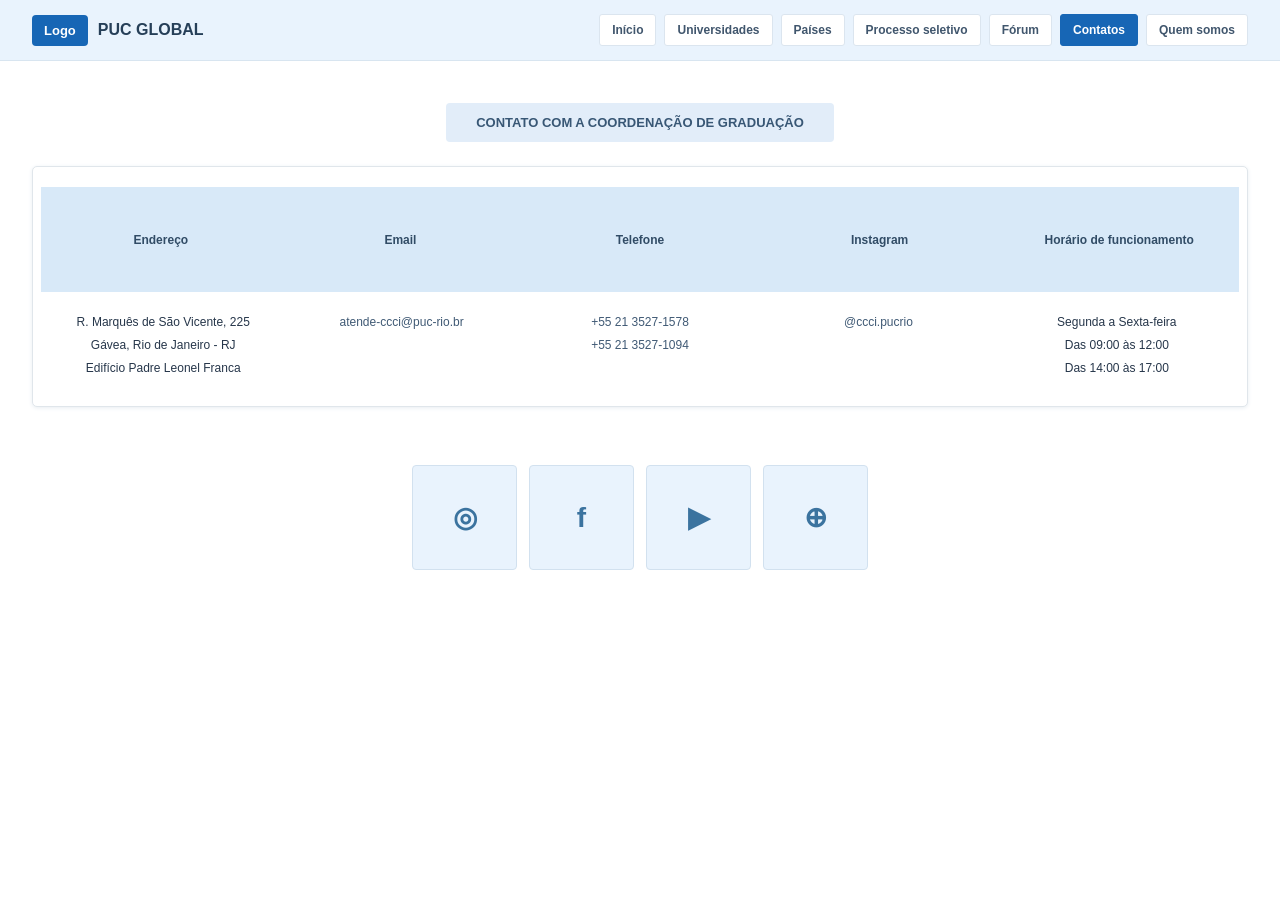
<file: contatos.html>
<!DOCTYPE html>
<html lang="pt-br">

<head>
    <meta charset="UTF-8">
    <meta name="viewport" content="width=device-width, initial-scale=1.0">
    <title>Contatos - PUC Global</title>
    <link rel="stylesheet" href="contatos.css">
</head>

<body>

    <header>
        <div class="cabecalho">

            <div class="logo">
                <span class="logo-caixa">Logo</span>
                <strong>PUC GLOBAL</strong>
            </div>

            <nav class="menu">
                <a href="#">Início</a>
                <a href="#">Universidades</a>
                <a href="#">Países</a>
                <a href="#">Processo seletivo</a>
                <a href="#">Fórum</a>
                <a href="#" class="selecionado">Contatos</a>
                <a href="#">Quem somos</a>
            </nav>

        </div>
    </header>

    <main>

        <div class="titulo-pagina">
            CONTATO COM A COORDENAÇÃO DE GRADUAÇÃO
        </div>

        <div class="caixa-principal">

            <div class="faixa-titulos">

                <div class="titulo-contato">
                    Endereço
                </div>

                <div class="titulo-contato">
                    Email
                </div>

                <div class="titulo-contato">
                    Telefone
                </div>

                <div class="titulo-contato">
                    Instagram
                </div>

                <div class="titulo-contato">
                    Horário de funcionamento
                </div>

            </div>

            <div class="faixa-informacoes">

                <div class="informacao">
                    <p>R. Marquês de São Vicente, 225</p>
                    <p>Gávea, Rio de Janeiro - RJ</p>
                    <p>Edifício Padre Leonel Franca</p>
                </div>

                <div class="informacao">
                    <p>
                        <a href="mailto:atende-ccci@puc-rio.br">
                            atende-ccci@puc-rio.br
                        </a>
                    </p>
                </div>

                <div class="informacao">
                    <p>
                        <a href="tel:+552135271578">
                            +55 21 3527-1578
                        </a>
                    </p>
                    <p>
                        <a href="tel:+552135271094">
                            +55 21 3527-1094
                        </a>
                    </p>
                </div>

                <div class="informacao">
                    <p>
                        <a href="https://www.instagram.com/ccci.pucrio/">
                            @ccci.pucrio
                        </a>
                    </p>
                </div>

                <div class="informacao">
                    <p>Segunda a Sexta-feira</p>
                    <p>Das 09:00 às 12:00</p>
                    <p>Das 14:00 às 17:00</p>
                </div>

            </div>

        </div>

        <div class="redes-sociais">

            <a href="https://www.instagram.com/ccci.pucrio/"
               class="rede"
               aria-label="Instagram">
                ◎
            </a>

            <a href="https://www.facebook.com/PUCRio/"
               class="rede"
               aria-label="Facebook">
                f
            </a>

            <a href="https://www.youtube.com/@pucrio"
               class="rede"
               aria-label="YouTube">
                ▶
            </a>

            <a href="https://www.puc-rio.br/"
               class="rede"
               aria-label="Site da PUC-Rio">
                ⊕
            </a>

        </div>

    </main>

</body>
</html>
</file>
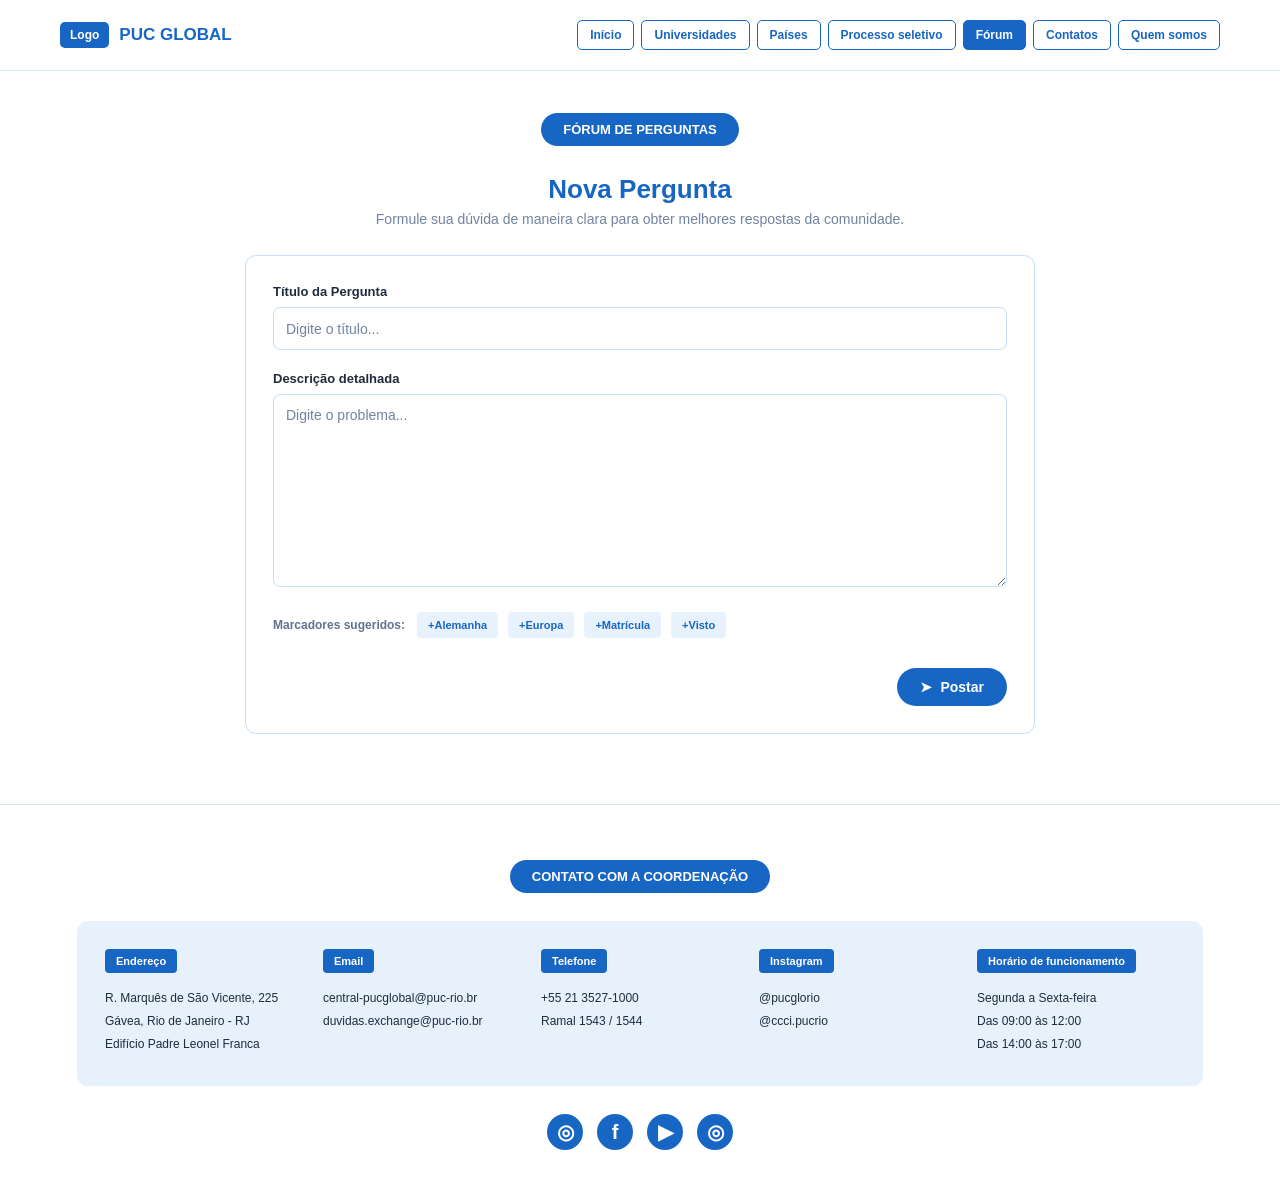
<file: nova-pergunta.html>
<!DOCTYPE html>
<html lang="pt-br">

<head>
    <meta charset="UTF-8">
    <meta name="viewport" content="width=device-width, initial-scale=1.0">
    <title>Nova Pergunta - PUC Global</title>
    <link rel="stylesheet" href="nova-pergunta.css">
</head>

<body>

    <header>
        <div class="cabecalho">
            <div class="logo">
                <span class="logo-caixa">Logo</span>
                <strong>PUC GLOBAL</strong>
            </div>

            <nav class="menu">
                <a href="#">Início</a>
                <a href="#">Universidades</a>
                <a href="#">Países</a>
                <a href="#">Processo seletivo</a>
                <a href="#" class="selecionado">Fórum</a>
                <a href="#">Contatos</a>
                <a href="#">Quem somos</a>
            </nav>
        </div>
    </header>

    <main>
        <section class="secao-pergunta">

            <div class="titulo-secao">
                FÓRUM DE PERGUNTAS
            </div>

            <h1>Nova Pergunta</h1>

            <p class="subtitulo">
                Formule sua dúvida de maneira clara para obter
                melhores respostas da comunidade.
            </p>

            <div class="caixa-formulario">
                <form>

                    <div class="campo">
                        <label for="titulo">
                            Título da Pergunta
                        </label>
                        <input
                            type="text"
                            id="titulo"
                            placeholder="Digite o título..."
                        >
                    </div>

                    <div class="campo">
                        <label for="descricao">
                            Descrição detalhada
                        </label>
                        <textarea
                            id="descricao"
                            placeholder="Digite o problema..."
                        ></textarea>
                    </div>

                    <div class="marcadores">
                        <span class="texto-marcadores">
                            Marcadores sugeridos:
                        </span>

                        <div class="lista-marcadores">
                            <span>+Alemanha</span>
                            <span>+Europa</span>
                            <span>+Matrícula</span>
                            <span>+Visto</span>
                        </div>
                    </div>

                    <div class="area-botao">
                        <button type="button" class="botao-postar">
                            <span>➤</span>
                            Postar
                        </button>
                    </div>

                </form>
            </div>

        </section>
    </main>

    <footer>
        <div class="conteudo-rodape">

            <div class="titulo-secao">
                CONTATO COM A COORDENAÇÃO
            </div>

            <div class="caixa-contatos">

                <div class="coluna-contato">
                    <h3>Endereço</h3>
                    <p>R. Marquês de São Vicente, 225</p>
                    <p>Gávea, Rio de Janeiro - RJ</p>
                    <p>Edifício Padre Leonel Franca</p>
                </div>

                <div class="coluna-contato">
                    <h3>Email</h3>
                    <p>
                        <a href="mailto:central-pucglobal@puc-rio.br">
                            central-pucglobal@puc-rio.br
                        </a>
                    </p>
                    <p>
                        <a href="mailto:duvidas.exchange@puc-rio.br">
                            duvidas.exchange@puc-rio.br
                        </a>
                    </p>
                </div>

                <div class="coluna-contato">
                    <h3>Telefone</h3>
                    <p>+55 21 3527-1000</p>
                    <p>Ramal 1543 / 1544</p>
                </div>

                <div class="coluna-contato">
                    <h3>Instagram</h3>
                    <p>@pucglorio</p>
                    <p>@ccci.pucrio</p>
                </div>

                <div class="coluna-contato">
                    <h3>Horário de funcionamento</h3>
                    <p>Segunda a Sexta-feira</p>
                    <p>Das 09:00 às 12:00</p>
                    <p>Das 14:00 às 17:00</p>
                </div>

            </div>

            <div class="redes-sociais">
                <a href="https://www.instagram.com/" aria-label="Instagram">◎</a>
                <a href="https://www.facebook.com/" aria-label="Facebook">f</a>
                <a href="https://www.youtube.com/" aria-label="YouTube">▶</a>
                <a href="https://www.puc-rio.br/" aria-label="Site">◎</a>
            </div>

        </div>
    </footer>

</body>
</html>
</file>
<file: contatos.css>
* {
    box-sizing: border-box;
}

body {
    margin: 0;
    font-family: Arial, sans-serif;
    background-color: white;
    color: #26364a;
}

/* CABEÇALHO */

header {
    background-color: #e9f3fd;
    border-bottom: 1px solid #d8e5f0;
}

.cabecalho {
    width: 95%;
    max-width: 1250px;
    min-height: 60px;
    margin: 0 auto;

    display: flex;
    justify-content: space-between;
    align-items: center;
    gap: 20px;
}

.logo {
    display: flex;
    align-items: center;
    gap: 10px;
    white-space: nowrap;
}

.logo-caixa {
    background-color: #1766b5;
    color: white;
    padding: 8px 12px;
    border-radius: 4px;
    font-size: 13px;
    font-weight: bold;
}

.logo strong {
    font-size: 16px;
    color: #263f58;
}

/* MENU */

.menu {
    display: flex;
    align-items: center;
    gap: 8px;
    flex-wrap: wrap;
}

.menu a {
    text-decoration: none;
    background-color: white;
    color: #40566d;
    border: 1px solid #dbe5ef;
    padding: 8px 12px;
    font-size: 12px;
    font-weight: bold;
    border-radius: 3px;
}

.menu a:hover {
    background-color: #d8eafb;
}

.menu .selecionado {
    background-color: #1766b5;
    color: white;
    border-color: #1766b5;
}

/* CONTEÚDO PRINCIPAL */

main {
    width: 95%;
    max-width: 1250px;
    margin: 0 auto;
    padding-top: 42px;
}

.titulo-pagina {
    width: fit-content;
    max-width: 100%;
    margin: 0 auto 24px auto;

    background-color: #e2edf9;
    color: #385775;
    padding: 12px 30px;

    border-radius: 4px;
    text-align: center;
    font-size: 13px;
    font-weight: bold;
}

/* CAIXA DE CONTATOS */

.caixa-principal {
    border: 1px solid #e0e6eb;
    border-radius: 5px;
    padding: 20px 8px;
    background-color: white;
    box-shadow: 0 1px 4px #e8edf2;
}

/* FAIXA AZUL COM OS TÍTULOS */

.faixa-titulos {
    background-color: #d8e9f8;
    min-height: 105px;

    display: flex;
    justify-content: space-around;
    align-items: center;
}

.titulo-contato {
    width: 20%;
    text-align: center;
    font-size: 12px;
    font-weight: bold;
    color: #314c66;
    padding: 10px;
}

/* INFORMAÇÕES ABAIXO DA FAIXA */

.faixa-informacoes {
    display: flex;
    justify-content: space-around;
    gap: 10px;
    padding: 16px 8px 4px;
}

.informacao {
    width: 20%;
    text-align: center;
    min-width: 0;
}

.informacao p {
    font-size: 12px;
    line-height: 1.5;
    margin: 5px 0;
}

.informacao a {
    color: #405a75;
    text-decoration: none;
    overflow-wrap: anywhere;
}

.informacao a:hover {
    text-decoration: underline;
}

/* BOTÕES DAS REDES SOCIAIS */

.redes-sociais {
    display: flex;
    justify-content: center;
    gap: 12px;
    margin-top: 58px;
}

.rede {
    width: 105px;
    height: 105px;

    display: flex;
    justify-content: center;
    align-items: center;

    background-color: #e9f3fd;
    border: 1px solid #d2e1ef;
    border-radius: 4px;

    color: #3b739f;
    text-decoration: none;
    font-size: 28px;
    font-weight: bold;
}

.rede:hover {
    background-color: #d5e9fa;
}

/* TELAS MENORES */

@media (max-width: 900px) {

    .cabecalho {
        flex-direction: column;
        padding: 15px 0;
    }

    .menu {
        justify-content: center;
    }

    .faixa-titulos {
        flex-wrap: wrap;
        padding: 15px;
    }

    .titulo-contato {
        width: 33%;
    }

    .faixa-informacoes {
        flex-wrap: wrap;
    }

    .informacao {
        width: 30%;
        margin-bottom: 15px;
    }
}

@media (max-width: 600px) {

    .titulo-pagina {
        font-size: 11px;
        padding: 12px 15px;
    }

    .faixa-titulos {
        flex-direction: column;
    }

    .titulo-contato {
        width: 100%;
    }

    .faixa-informacoes {
        flex-direction: column;
        align-items: center;
    }

    .informacao {
        width: 100%;
    }

    .redes-sociais {
        gap: 8px;
    }

    .rede {
        width: 65px;
        height: 65px;
    }
}
</file>
<file: nova-pergunta.css>
* {
    box-sizing: border-box;
}

body {
    margin: 0;
    font-family: Arial, sans-serif;
    background-color: #ffffff;
    color: #202b3d;
}

/* CABEÇALHO */

header {
    width: 100%;
    border-bottom: 1px solid #d4e5fa;
}

.cabecalho {
    max-width: 1160px;
    min-height: 70px;
    margin: 0 auto;
    display: flex;
    justify-content: space-between;
    align-items: center;
    gap: 20px;
}

.logo {
    display: flex;
    align-items: center;
    gap: 10px;
    white-space: nowrap;
}

.logo-caixa {
    background-color: #1766c4;
    color: white;
    padding: 6px 10px;
    border-radius: 5px;
    font-size: 12px;
    font-weight: bold;
}

.logo strong {
    color: #1766c4;
    font-size: 17px;
}

.menu {
    display: flex;
    gap: 7px;
    align-items: center;
    flex-wrap: wrap;
}

.menu a {
    color: #1766c4;
    text-decoration: none;
    font-size: 12px;
    font-weight: bold;
    padding: 7px 12px;
    border: 1px solid #1766c4;
    border-radius: 5px;
}

.menu a:hover {
    background-color: #e8f2fd;
}

.menu .selecionado {
    background-color: #1766c4;
    color: white;
}

/* SEÇÃO NOVA PERGUNTA */

.secao-pergunta {
    padding: 42px 20px 70px;
    text-align: center;
}

.titulo-secao {
    display: table;
    margin: 0 auto;
    background-color: #1766c4;
    color: white;
    border-radius: 25px;
    padding: 9px 22px;
    font-size: 13px;
    font-weight: bold;
    text-align: center;
}

.secao-pergunta h1 {
    color: #1766c4;
    font-size: 26px;
    margin-top: 28px;
    margin-bottom: 6px;
}

.subtitulo {
    color: #7183a0;
    font-size: 14px;
    margin-top: 0;
    margin-bottom: 28px;
}

/* FORMULÁRIO */

.caixa-formulario {
    width: 100%;
    max-width: 790px;
    margin: 0 auto;
    border: 1px solid #c5defa;
    border-radius: 11px;
    padding: 28px 27px 27px;
    text-align: left;
}

.campo {
    margin-bottom: 21px;
}

.campo label {
    display: block;
    font-size: 13px;
    font-weight: bold;
    margin-bottom: 8px;
}

.campo input,
.campo textarea {
    width: 100%;
    border: 1px solid #c5defa;
    border-radius: 7px;
    padding: 12px;
    font-size: 14px;
    font-family: Arial, sans-serif;
    color: #202b3d;
    outline-color: #1766c4;
}

.campo input {
    height: 43px;
}

.campo textarea {
    height: 193px;
    resize: vertical;
}

.campo input::placeholder,
.campo textarea::placeholder {
    color: #7183a0;
}

/* MARCADORES */

.marcadores {
    display: flex;
    align-items: center;
    gap: 12px;
    flex-wrap: wrap;
    margin-top: 3px;
}

.texto-marcadores {
    color: #60738f;
    font-size: 12px;
    font-weight: bold;
}

.lista-marcadores {
    display: flex;
    gap: 10px;
    flex-wrap: wrap;
}

.lista-marcadores span {
    background-color: #e8f2fc;
    color: #1766c4;
    font-size: 11px;
    font-weight: bold;
    padding: 7px 11px;
    border-radius: 4px;
}

/* BOTÃO POSTAR */

.area-botao {
    display: flex;
    justify-content: flex-end;
    margin-top: 30px;
}

.botao-postar {
    display: flex;
    align-items: center;
    gap: 8px;
    background-color: #1766c4;
    color: white;
    border: none;
    border-radius: 25px;
    padding: 11px 23px;
    font-size: 14px;
    font-weight: bold;
    cursor: pointer;
}

.botao-postar:hover {
    background-color: #1052a2;
}

/* RODAPÉ */

footer {
    border-top: 1px solid #d4e5fa;
    padding: 55px 20px 50px;
}

.conteudo-rodape {
    max-width: 1126px;
    margin: 0 auto;
}

.caixa-contatos {
    display: flex;
    justify-content: space-between;
    gap: 20px;
    background-color: #e7f1fc;
    border-radius: 11px;
    padding: 28px;
    margin-top: 28px;
}

.coluna-contato {
    flex: 1;
    min-width: 0;
}

.coluna-contato h3 {
    display: table;
    margin-top: 0;
    margin-bottom: 16px;
    padding: 6px 11px;
    background-color: #1766c4;
    color: white;
    font-size: 11px;
    border-radius: 4px;
}

.coluna-contato p {
    font-size: 12px;
    line-height: 1.5;
    margin: 5px 0;
}

.coluna-contato a {
    color: #202b3d;
    text-decoration: none;
    overflow-wrap: anywhere;
}

.coluna-contato a:hover {
    text-decoration: underline;
}

/* REDES SOCIAIS */

.redes-sociais {
    display: flex;
    justify-content: center;
    gap: 14px;
    margin-top: 28px;
}

.redes-sociais a {
    display: flex;
    justify-content: center;
    align-items: center;
    width: 36px;
    height: 36px;
    background-color: #1766c4;
    color: white;
    border-radius: 50%;
    text-decoration: none;
    font-size: 20px;
    font-weight: bold;
}

.redes-sociais a:hover {
    background-color: #1052a2;
}

/* AJUSTES PARA TELAS MENORES */

@media (max-width: 900px) {

    .cabecalho {
        padding: 15px 20px;
        flex-direction: column;
    }

    .menu {
        justify-content: center;
    }

    .caixa-contatos {
        flex-wrap: wrap;
    }

    .coluna-contato {
        min-width: 170px;
    }
}

@media (max-width: 600px) {

    .secao-pergunta {
        padding: 30px 15px 50px;
    }

    .caixa-formulario {
        padding: 20px 15px;
    }

    .secao-pergunta h1 {
        font-size: 23px;
    }

    .marcadores {
        align-items: flex-start;
        flex-direction: column;
    }

    .caixa-contatos {
        flex-direction: column;
    }
}
</file>
